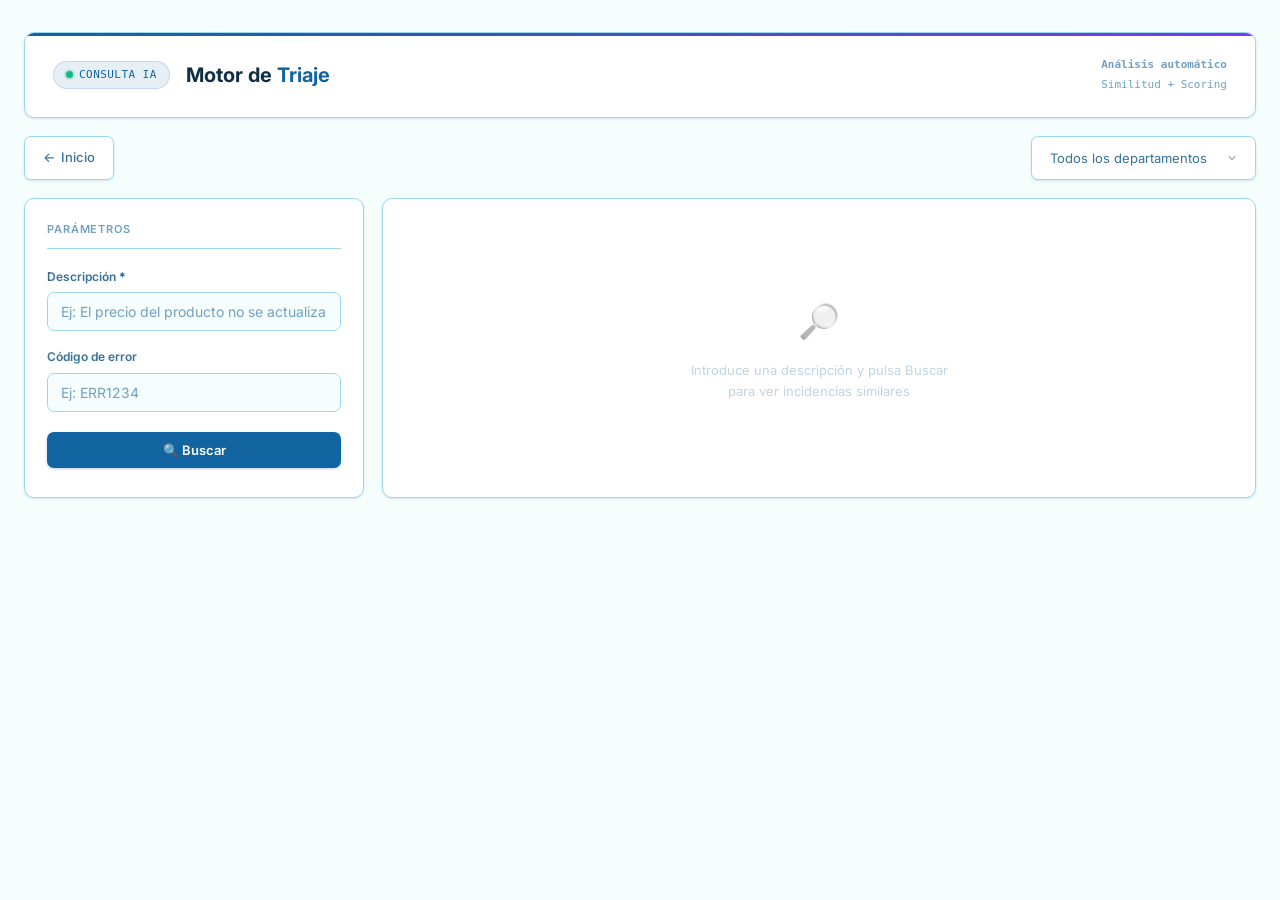
<file: frontend/consulta.html>
<!DOCTYPE html>
<html lang="es">
<head>
  <meta charset="UTF-8">
  <meta name="viewport" content="width=device-width, initial-scale=1.0">
  <title>Consulta Triaje — TriajeVN</title>
  <link rel="stylesheet" href="css/style.css">
  <link rel="stylesheet" href="css/trazas-tree.css">
  <link rel="stylesheet" href="css/documentacion.css">
</head>
<body>
<div class="app-container">
  <header class="app-header">
    <div class="header-inner">
      <span class="header-badge">Consulta IA</span>
      <h1>Motor de <span>Triaje</span></h1>
      <div class="header-meta"><div><b>Análisis automático</b></div><div>Similitud + Scoring</div></div>
    </div>
  </header>

  <div class="nav-bar">
    <a href="index.html" class="button-back">Inicio</a>
    <div class="nav-actions">
      <select id="departamentoSelect" class="button-like-select">
        <option value="">Todos los departamentos</option>
        <option value="Hub Activo">Hub Activo</option>
        <option value="Particulares">Particulares</option>
        <option value="Automatizacion">Automatizacion</option>
        <option value="Documentos">Documentos</option>
        <option value="Precios">Precios</option>
        <option value="Negocio">Negocio</option>
        <option value="CAU">CAU</option>
      </select>
    </div>
  </div>

  <div class="consulta-container">
    <!-- COLUMNA IZQUIERDA -->
    <div class="consulta-left">
      <div class="panel-title"><span>Parámetros</span></div>

      <label class="label-strong">Descripción <span class="required">*</span></label>
      <input type="text" id="descripcionInput" placeholder="Ej: El precio del producto no se actualiza" autocomplete="off" style="margin-bottom:16px">

      <label class="label-strong">Código de error</label>
      <input type="text" id="errorInput" placeholder="Ej: ERR1234" autocomplete="off" style="margin-bottom:16px">

      <div style="display:flex;gap:8px;margin-top:4px">
        <button id="buscarBtn" style="flex:1">🔍 Buscar</button>
        <button id="limpiarBtn" class="btn-limpiar hidden" title="Limpiar">✕</button>
      </div>

      <!-- RESULTADO -->
      <div class="resultado-box" id="resultadoBox" style="display:none">
        <strong>✦ Departamento Recomendado</strong>
        <p id="departamentoResultado"></p>
        <p id="confianzaResultado"></p>
        <div class="confidence-bar"><div class="confidence-fill" id="confidenceFill" style="width:0%"></div></div>

        <div class="triaje-confirm" id="triaje-confirm">
          <span class="triaje-label"><b>¿Es correcto?</b></span>
          <button class="btn-triaje-ok" id="btnTriajeOk">✓ Sí</button>
          <button class="btn-triaje-ko" id="btnTriajeKo">✗ No</button>
          <span class="triaje-feedback" id="triajeFeedback"></span>
        </div>
        <div id="correccionBox" class="hidden" style="margin-top:8px">
          <select id="deptoCorreccion" style="width:100%;margin-bottom:6px;height:36px;font-size:12px">
            <option value="">— Departamento correcto —</option>
            <option value="Hub Activo">Hub Activo</option>
            <option value="Particulares">Particulares</option>
            <option value="Automatizacion">Automatizacion</option>
            <option value="Documentos">Documentos</option>
            <option value="Precios">Precios</option>
            <option value="Negocio">Negocio</option>
            <option value="CAU">CAU</option>
          </select>
          <button id="btnEnviarCorreccion" style="width:100%;font-size:12px;padding:7px 0">Confirmar corrección</button>
        </div>
      </div>

      <!-- IA BOX -->
      <div class="ia-box" id="iaCard" style="display:none">
        <div class="ia-box-header">
          <strong>Análisis IA</strong>
          <button class="btn-ia-expand" id="btnIaExpand" title="Ver chat completo">↗</button>
        </div>
        <p id="iaExplanation"></p>
        <div id="iaQuestionBox" class="hidden">
          <input type="text" id="iaQuestionInput" placeholder="Pregunta sobre esta recomendación...">
          <button id="iaAskBtn">Enviar</button>
        </div>
      </div>
    </div>

    <!-- COLUMNA DERECHA -->
    <div class="consulta-right" id="listaResultados">
      <div class="empty-state">
        <div class="empty-icon">🔎</div>
        <div>Introduce una descripción y pulsa Buscar<br>para ver incidencias similares</div>
      </div>
    </div>
  </div>
</div>

<!-- MODAL CHAT IA -->
<div class="ia-overlay hidden" id="iaOverlay">
  <div class="ia-modal">
    <div class="ia-modal-header">
      <span>Chat IA — Análisis de incidencia</span>
      <button class="btn-modal-close" id="btnModalClose">✕</button>
    </div>
    <div class="ia-chat-messages" id="chatMessages"></div>
    <div class="ia-modal-input">
      <input type="text" id="modalInput" placeholder="Escribe tu pregunta...">
      <button id="modalSendBtn">Enviar</button>
    </div>
  </div>
</div>

<!-- MODAL TRAZAS XML -->
<div class="trazas-overlay hidden" id="trazasOverlay">
  <div class="trazas-modal">
    <div class="trazas-modal-header">
      <span>Visor de trazas</span>
      <span class="trazas-modal-id" id="trazasModalId"></span>
      <button class="btn-modal-close" id="btnTrazasClose">✕</button>
    </div>
    <div class="trazas-view-tabs">
      <button class="trazas-tab active" id="tabVisual" onclick="switchTab('visual')">🗂️ Visual</button>
      <button class="trazas-tab" id="tabPlano" onclick="switchTab('plano')">📄 Texto plano</button>
      <div class="trazas-tab-actions">
        <!-- Solo visible en tab Visual -->
        <button class="trazas-action-btn" id="btnExpandAll"   title="Expandir todo">➕</button>
        <button class="trazas-action-btn" id="btnCollapseAll" title="Colapsar todo">➖</button>
        <!-- Solo visible en tab Plano -->
        <button class="trazas-action-btn hidden" id="btnCopyPlano" title="Copiar al portapapeles">📋 Copiar</button>
      </div>
    </div>
    <div class="trazas-search-bar hidden" id="trazasSearchBar">
      <div class="trazas-search-inner">
        <span class="trazas-search-icon">🔍</span>
        <input
          type="text"
          id="trazasSearchInput"
          class="trazas-search-input"
          placeholder="Buscar campo o valor…"
          autocomplete="off"
          spellcheck="false"
        />
        <span class="trazas-search-count" id="trazasSearchCount"></span>
        <button class="trazas-search-clear hidden" id="trazasSearchClear" title="Limpiar búsqueda">🧹</button>
      </div>
    </div>
    <div class="trazas-body" id="trazasBody">
      <div class="trazas-loading"><span class="dots">Cargando trazas...</span></div>
    </div>
  </div>
</div>


<div id="toast" class="toast hidden"></div>

<!-- MODAL DOCUMENTACIÓN -->
<div id="docOverlay" class="hidden">
  <div class="doc-modal">
    <div class="doc-modal-header">
      <span>Documentación relacionada</span>
      <span class="doc-modal-id" id="docModalId"></span>
      <button class="btn-modal-close" id="btnDocClose">✕</button>
    </div>
    <div id="docBody">
      <div class="doc-estado">Buscando documentación…</div>
    </div>
  </div>
</div>


<script src="js/api.js"></script>
<script src="js/trazas.js"></script>
<script src="js/consulta.js"></script>
<script src="js/documentacion.js"></script>
</body>
</html>
</file>
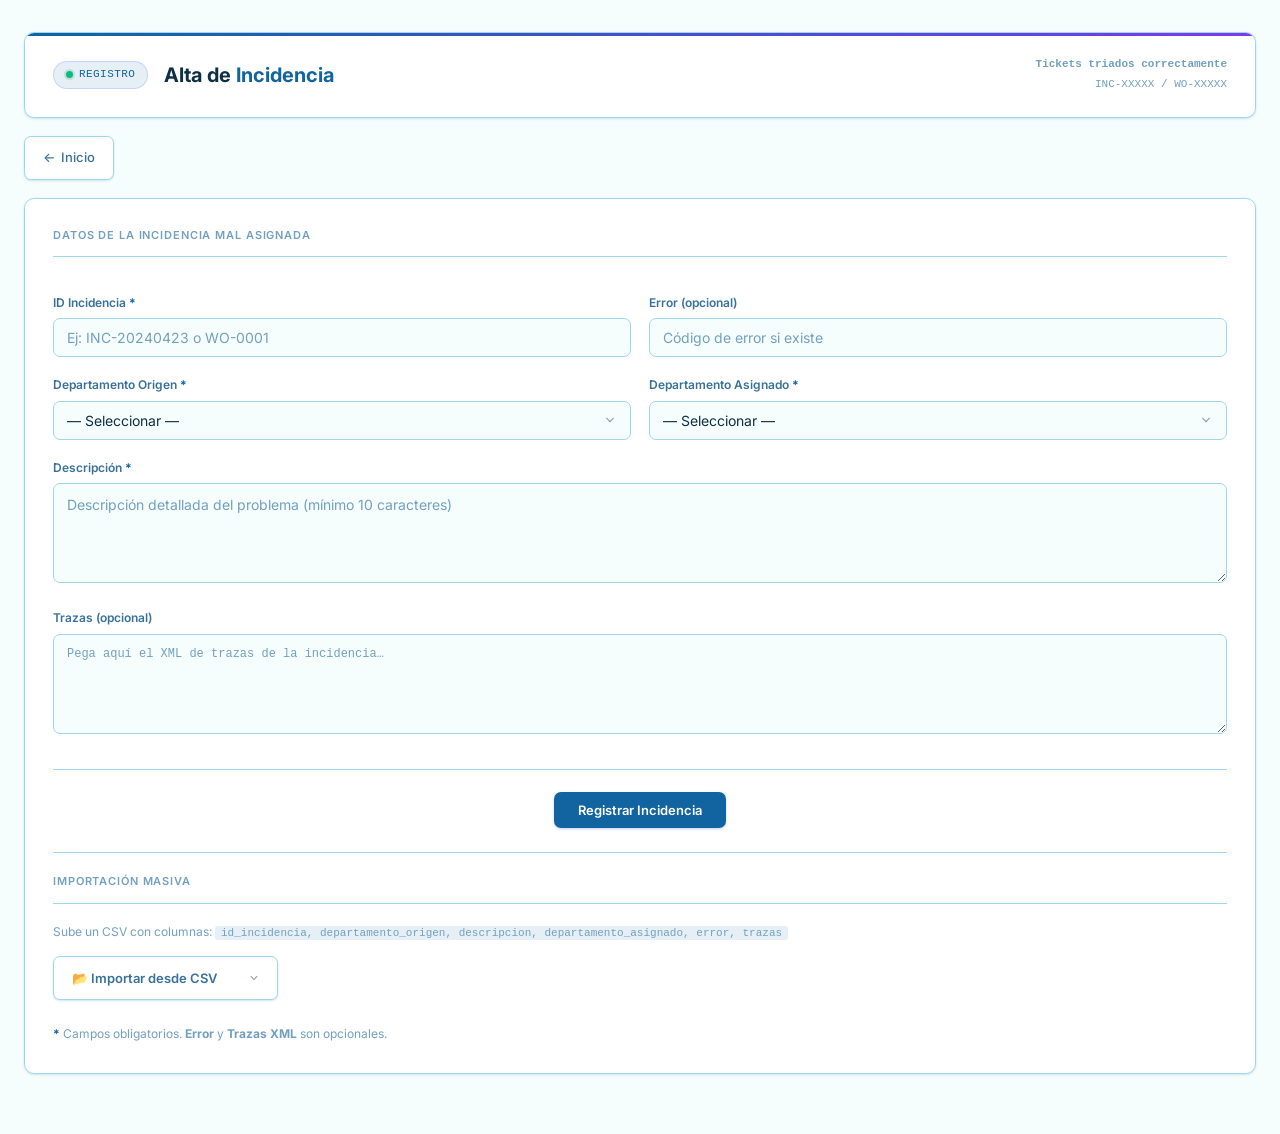
<file: frontend/registrar.html>
<!DOCTYPE html>
<html lang="es">
<head>
  <meta charset="UTF-8">
  <meta name="viewport" content="width=device-width, initial-scale=1.0">
  <title>Registrar Incidencia — TriajeVN</title>
  <link rel="stylesheet" href="css/style.css">
</head>
<body>
<div class="app-container">
  <header class="app-header">
    <div class="header-inner">
      <span class="header-badge">Registro</span>
      <h1>Alta de <span>Incidencia</span></h1>
      <div class="header-meta"><div><b>Tickets triados correctamente</b></div><div>INC-XXXXX / WO-XXXXX</div></div>
    </div>
  </header>

  <div class="nav-bar"><a href="index.html" class="button-back">Inicio</a></div>

  <div class="form-box">
    <div class="form-section-title">Datos de la incidencia mal asignada</div>
    <div class="form-grid">
      <div class="form-field">
        <label>ID Incidencia <span class="required">*</span></label>
        <input type="text" id="idIncidencia" placeholder="Ej: INC-20240423 o WO-0001">
      </div>
      <div class="form-field">
        <label>Error <span class="form-hint">(opcional)</span></label>
        <input type="text" id="errorInput" placeholder="Código de error si existe">
      </div>
      <div class="form-field">
        <label>Departamento Origen <span class="required">*</span></label>
        <select id="deptoOrigen">
          <option value="">— Seleccionar —</option>
          <option value="Hub Activo">Hub Activo</option>
          <option value="Particulares">Particulares</option>
          <option value="Automatizacion">Automatizacion</option>
          <option value="Documentos">Documentos</option>
          <option value="Precios">Precios</option>
          <option value="Negocio">Negocio</option>
          <option value="CAU">CAU</option>
        </select>
      </div>
      <div class="form-field">
        <label>Departamento Asignado <span class="required">*</span></label>
        <select id="deptoAsignado">
          <option value="">— Seleccionar —</option>
          <option value="Hub Activo">Hub Activo</option>
          <option value="Particulares">Particulares</option>
          <option value="Automatizacion">Automatizacion</option>
          <option value="Documentos">Documentos</option>
          <option value="Precios">Precios</option>
          <option value="Negocio">Negocio</option>
          <option value="CAU">CAU</option>
        </select>
      </div>
      <div class="form-field full">
        <label>Descripción <span class="required">*</span></label>
        <textarea id="descripcionInput" placeholder="Descripción detallada del problema (mínimo 10 caracteres)"></textarea>
      </div>
      <div class="form-field full">
        <label>Trazas <span class="form-hint">(opcional)</span></label>
        <textarea id="trazasInput" placeholder="Pega aquí el XML de trazas de la incidencia…" style="min-height:90px;font-family:var(--font-mono);font-size:12px"></textarea>
      </div>
    </div>

    <div id="mensajeBox" class="hidden"></div>
    <div class="form-actions">
      <button type="button" id="registrarBtn">Registrar Incidencia</button>
    </div>

    <div class="import-section">
      <div class="form-section-title" style="margin-top:0">Importación masiva</div>
      <p class="form-note" style="margin-top:0;margin-bottom:14px">
        Sube un CSV con columnas:
        <code style="font-family:var(--font-mono);background:var(--accent-dim);padding:1px 6px;border-radius:3px;font-size:11px">id_incidencia, departamento_origen, descripcion, departamento_asignado, error, trazas</code>
      </p>
      <label for="csvFileInput" class="button-like-select" style="display:inline-flex;align-items:center;gap:8px;cursor:pointer;width:auto">
        📂 Importar desde CSV
      </label>
      <input type="file" id="csvFileInput" accept=".csv" style="display:none">
      <div id="importResult" class="hidden" style="margin-top:10px;padding:10px 14px;border-radius:var(--radius-sm);font-size:12px;font-family:var(--font-mono)"></div>
    </div>

    <p class="form-note">
      <span class="required">*</span> Campos obligatorios. <strong>Error</strong> y <strong>Trazas XML</strong> son opcionales.
    </p>
  </div>
</div>

<script src="js/api.js"></script>
<script src="js/registrar.js"></script>
</body>
</html>
</file>
<file: frontend/css/style.css>
@import url('https://fonts.googleapis.com/css2?family=Inter:wght@300;400;500;600;700&display=swap');


:root {
  /* BACKGROUNDS */
  --bg:            #f6fefd;
  --surface:       #ffffff;
  --surface-2:     #ffffff;

  /* BORDERS */
  --border:        #9dd8ed;
  --border-bright: #72a0c0;

  /* PRIMARY / ACCENT */
  --accent:        #1164a0;
  --accent-dim:    rgba(17, 100, 160, 0.102);
  --accent-glow:   #1164a040;
  --result-hover-bg: #eafaff;
  --result-hover-border: rgba(17,100,160,.24);
  --select-option-bg: #ffffff;
  --skeleton-bg-1: #f0f3f5;
  --skeleton-bg-2: #e6ebef;

  /* STATUS COLORS */
  --green:         #10b981;
  --green-dim:     rgba(16,185,129,.12);

  --amber:         #f59e0b;
  --amber-dim:     rgba(245,158,11,.12);

  --red:           #ef4444;
  --red-dim:       rgba(239,68,68,.12);

  /* TEXT */
  --text-primary:  #0f2f44;
  --text-secondary:#38729a;
  --text-muted:    #72a0c0;

  /* TYPOGRAPHY */
  --font-display:  'Inter', system-ui, sans-serif;
  --font-mono:     ui-monospace, 'Cascadia Code', monospace;

  /* UI */
  --radius:        10px;
  --radius-sm:     7px;
  --transition:    .18s ease;

  /* SHADOWS */
  --shadow-sm:     0 1px 3px rgba(17,100,160,.12),
                   0 1px 2px rgba(17,100,160,.06);
  --shadow-md:     0 6px 18px rgba(17,100,160,.18),
                   0 3px 8px rgba(17,100,160,.12);
}


*,*::before,*::after{box-sizing:border-box;margin:0;padding:0}
html{scroll-behavior:smooth}
body{font-family:var(--font-display);background:var(--bg);color:var(--text-primary);min-height:100vh;line-height:1.6;-webkit-font-smoothing:antialiased}

.app-container{max-width:1440px;margin:0 auto;padding:32px 24px 60px}

/* HEADER */
.app-header{padding:22px 28px;background:var(--surface);border:1px solid var(--border);border-radius:var(--radius);box-shadow:var(--shadow-sm);position:relative;overflow:hidden}
.app-header::before{content:'';position:absolute;top:0;left:0;right:0;height:3px;background:linear-gradient(90deg,var(--accent) 0%,#7c3aed 100%)}
.header-inner{display:flex;align-items:center;gap:16px;flex-wrap:wrap}
.header-badge{display:inline-flex;align-items:center;gap:6px;font-family:var(--font-mono);font-size:11px;font-weight:500;color:var(--accent);background:var(--accent-dim);border:1px solid rgba(37,99,235,.18);padding:4px 12px;border-radius:999px;letter-spacing:.04em;text-transform:uppercase}
.header-badge::before{content:'';width:7px;height:7px;background:#10b981;border-radius:50%;box-shadow:0 0 0 2px rgba(16,185,129,.2);animation:pulse 2s ease-in-out infinite}
@keyframes pulse{0%,100%{box-shadow:0 0 0 2px rgba(16,185,129,.2)}50%{box-shadow:0 0 0 5px rgba(16,185,129,.08)}}
.app-header h1{font-size:clamp(15px,2vw,20px);font-weight:700;color:var(--text-primary);line-height:1.2;flex:1}
.app-header h1 span{color:var(--accent)}
.header-meta{margin-left:auto;text-align:right;font-family:var(--font-mono);font-size:11px;color:var(--text-muted);line-height:1.8}

/* NAV */
.nav-bar{margin:18px 0;display:flex;align-items:center;gap:10px;justify-content:flex-start;width:100%}
.nav-actions{display:flex;align-items:center;gap:10px;margin-left:auto}
.button-back{display:inline-flex;align-items:center;gap:6px;padding:10px 18px;height:44px;background:var(--surface);border:1px solid var(--border);border-radius:var(--radius-sm);color:var(--text-secondary);font-family:var(--font-display);font-size:13px;font-weight:500;text-decoration:none;transition:all var(--transition);box-shadow:var(--shadow-sm)}
.button-back::before{content:"←";font-size:13px}
.button-back:hover{border-color:var(--accent);color:var(--accent);background:var(--accent-dim);transform:translateX(-2px)}
.button-like-select{min-width:225px;padding:0 18px;height:44px;font-size:13px;font-family:var(--font-display);color:var(--text-secondary);background:var(--surface);border:1px solid var(--border);border-radius:var(--radius-sm);box-shadow:var(--shadow-sm);cursor:pointer;appearance:none;background-image:url("data:image/svg+xml,%3Csvg xmlns='http://www.w3.org/2000/svg' fill='%239ca3af' viewBox='0 0 20 20'%3E%3Cpath d='M5.23 7.21a.75.75 0 011.06.02L10 11.086l3.71-3.856a.75.75 0 111.08 1.04l-4.25 4.42a.75.75 0 01-1.08 0l-4.25-4.42a.75.75 0 01.02-1.06z'/%3E%3C/svg%3E");background-repeat:no-repeat;background-position:right 16px center;background-size:14px;}
.button-like-select:hover{border-color:var(--accent);}
.button-like-select:focus{border-color:var(--accent);box-shadow:0 0 0 3px rgba(37,99,235,.12);outline:none}

/* CARDS */
.card-container{display:grid;grid-template-columns:1fr 1fr;gap:16px;margin-top:24px}
.card{position:relative;display:flex;flex-direction:column;align-items:flex-start;padding:28px 24px;background:var(--surface);border:1px solid var(--border);border-radius:var(--radius);text-decoration:none;color:var(--text-primary);transition:all var(--transition);box-shadow:var(--shadow-sm)}
.card:hover{border-color:var(--accent);transform:translateY(-3px);box-shadow:var(--shadow-md)}
.card-icon{width:48px;height:48px;display:flex;align-items:center;justify-content:center;background:var(--accent-dim);border:1px solid rgba(37,99,235,.15);border-radius:var(--radius-sm);font-size:22px;margin-bottom:16px}
.card h2{font-size:17px;font-weight:600;color:var(--text-primary);line-height:1.25;margin-bottom:8px}
.card p{font-size:13px;color:var(--text-secondary);line-height:1.6}
.card-arrow{position:absolute;bottom:24px;right:24px;font-size:18px;color:var(--text-muted);transition:all var(--transition)}
.card:hover .card-arrow{color:var(--accent);transform:translate(2px,-2px)}
#bbdd-card{grid-column:1/-1;flex-direction:row;align-items:center;gap:20px;padding:24px 28px}
#bbdd-card .card-icon{width:56px;height:56px;font-size:26px;margin-bottom:0;flex-shrink:0}
#bbdd-card .card-arrow{position:static;margin-left:auto;font-size:20px}

.card-compact { text-decoration: none; margin-top: 20px; padding: 12px 20px; display: flex; align-items: center; gap: 12px; background: var(--surface); border: 1px solid var(--border); border-radius: var(--radius); color: var(--text-primary); box-shadow: var(--shadow-sm); transition: border-color .2s, box-shadow var(--transition), transform var(--transition); cursor: pointer; }

/* Hover elegante, sin exagerar */
.card-compact:hover { border-color:var(--accent); transform:translateY(-2px); box-shadow:var(--shadow-md) }

/* Active sutil (click) */
.card-compact:active { transform: translateY(0); box-shadow: var(--shadow-sm); }
.card-compact-icon { width: 36px; height: 36px; display: flex; align-items: center; justify-content: center; background: var(--accent-dim); border: 1px solid rgba(37,99,235,.15); border-radius: var(--radius-sm); font-size: 18px;          /* ✅ emoji legible sin inflar la card */ flex-shrink: 0;           /* ✅ no se aplasta en horizontal */ }

/* FORM */
.form-box{background:var(--surface);border:1px solid var(--border);border-radius:var(--radius);padding:28px;margin-top:18px;box-shadow:var(--shadow-sm)}
.form-section-title{font-size:11px;font-weight:600;letter-spacing:.08em;text-transform:uppercase;color:var(--text-muted);margin-bottom:18px;padding-bottom:12px;border-bottom:1px solid var(--border)}
.form-grid{display:grid;grid-template-columns:1fr 1fr;gap:0 18px}
.form-field{margin-top:18px}
.form-field.full{grid-column:1/-1}
label,.label-strong{display:block;margin-bottom:6px;font-size:12px;font-weight:600;color:var(--text-secondary)}
input[type="text"],textarea,select{width:100%;padding:10px 13px;font-size:14px;font-family:var(--font-display);color:var(--text-primary);background:var(--bg);border:1px solid var(--border);border-radius:var(--radius-sm);transition:all var(--transition);outline:none;appearance:none;-webkit-appearance:none}
input[type="text"]::placeholder,textarea::placeholder{color:var(--text-muted)}
input[type="text"]:focus,textarea:focus,select:focus{border-color:var(--accent);box-shadow:0 0 0 3px rgba(37,99,235,.12);background:var(--surface)}
textarea{height:100px;resize:vertical;line-height:1.6}
select{background-image:url("data:image/svg+xml,%3Csvg xmlns='http://www.w3.org/2000/svg' fill='%239ca3af' viewBox='0 0 20 20'%3E%3Cpath d='M5.23 7.21a.75.75 0 011.06.02L10 11.086l3.71-3.856a.75.75 0 111.08 1.04l-4.25 4.42a.75.75 0 01-1.08 0l-4.25-4.42a.75.75 0 01.02-1.06z'/%3E%3C/svg%3E");background-repeat:no-repeat;background-position:right 12px center;background-size:16px;padding-right:36px;cursor:pointer}
select option{background:var(--select-option-bg);color:var(--text-primary)}

/* BOTONES */
button{display:inline-flex;align-items:center;justify-content:center;gap:7px;padding:10px 24px;font-family:var(--font-display);font-size:13px;font-weight:600;color:#fff;background:var(--accent);border:none;border-radius:var(--radius-sm);cursor:pointer;transition:all var(--transition);box-shadow:0 1px 3px rgba(37,99,235,.3)}
button:hover{background:#4ebad4;color:rgb(7, 43, 68);box-shadow:0 4px 14px rgba(37,99,235,.35);transform:translateY(-1px)}
button:active{transform:translateY(0);box-shadow:none}
button:disabled{opacity:.5;cursor:not-allowed;transform:none;box-shadow:none}
.form-actions{text-align:center;margin-top:28px;padding-top:22px;border-top:1px solid var(--border)}
button.ready { animation: readyPulse .25s ease; }
@keyframes readyPulse { from { box-shadow: 0 0 0 rgba(17,100,160,0); } to   { box-shadow: 0 0 6px rgba(17,100,160,.35); } }


/* CONSULTA */
.consulta-container{display:grid;grid-template-columns:340px 1fr;gap:18px;margin-top:18px;align-items:flex-start}
.consulta-left,.consulta-right{min-height:300px}
.consulta-left{background:var(--surface);border:1px solid var(--border);border-radius:var(--radius);padding:22px;position:sticky;top:18px;box-shadow:var(--shadow-sm);max-height:calc(100vh - 36px);overflow-y:visible;overflow-x:hidden;}
.panel-title{font-size:11px;font-weight:600;letter-spacing:.08em;text-transform:uppercase;color:var(--text-muted);margin-bottom:18px;padding-bottom:10px;border-bottom:1px solid var(--border);display:flex;align-items:center;justify-content:space-between}
.consulta-right{background:var(--surface);border:1px solid var(--border);border-radius:var(--radius);padding:22px;min-height:300px;box-shadow:var(--shadow-sm);position:relative}
.consulta-right .empty-state{position:absolute;inset:0;display:flex;flex-direction:column;align-items:center;justify-content:center;gap:12px;opacity:.45;font-size:13px;color:var(--text-muted);text-align:center;padding:22px}
.consulta-right .empty-state .empty-icon{font-size:34px;filter:grayscale(1)}
.consulta-right { transition: opacity .2s ease; }


.resultado-box{ margin-top:16px; padding:16px; border-radius:var(--radius-sm); background:rgba(16,185,129,.12); border:1px solid rgba(16,185,129,.2); opacity:0; transform:translateY(6px); transition:.25s ease; }
.resultado-box.show{ opacity:1; transform:none; }

@keyframes fadeUp{from{opacity:0;transform:translateY(6px)}to{opacity:1;transform:translateY(0)}}
.resultado-box strong{display:block;font-size:10px;font-weight:700;letter-spacing:.1em;text-transform:uppercase;color:#10b981;margin-bottom:8px}
#departamentoResultado{font-size:20px;font-weight:700;color:#10b981;margin:0 !important}
#confianzaResultado{font-family:var(--font-mono);font-size:12px;color:rgba(16,185,129,.7);margin-top:5px !important}
.confidence-bar{height:4px;background:rgba(16,185,129,.12);border-radius:999px;margin-top:10px;overflow:hidden}
.confidence-fill{height:100%;background:#10b981;border-radius:999px;transition:width .7s cubic-bezier(.4,0,.2,1)}

/* IA BOX */
.ia-box{margin-top:12px;padding:16px;border-radius:var(--radius-sm);background:var(--accent-dim);border:1px solid rgba(37,99,235,.15);cursor:pointer;transition:all var(--transition);animation:fadeUp .25s ease .1s both}
.ia-box:hover{border-color:rgba(37,99,235,.3);box-shadow:0 2px 8px rgba(37,99,235,.08)}
.ia-box strong{display:flex;align-items:center;gap:8px;font-size:11px;font-weight:600;letter-spacing:.08em;text-transform:uppercase;color:var(--accent);margin-bottom:8px}
.ia-box strong::after{content:'▾';margin-left:auto;font-size:13px;opacity:.6}
#iaExplanation{font-size:13px;color:var(--text-secondary);line-height:1.6}
#iaQuestionBox{margin-top:12px;padding-top:12px;border-top:1px solid rgba(37,99,235,.1);display:flex;gap:8px}
#iaQuestionBox input{flex:1;padding:8px 11px;font-size:13px;margin-bottom:0}
#iaQuestionBox button{padding:8px 14px;font-size:12px;border-radius:var(--radius-sm);flex-shrink:0}
.ia-box.new { outline: 2px solid rgba(17,100,160,.25); }


/* RESULTADOS */
.results-header{font-size:11px;font-weight:600;letter-spacing:.08em;text-transform:uppercase;color:var(--text-muted);margin-bottom:14px;padding-bottom:10px;border-bottom:1px solid var(--border);display:flex;align-items:center;justify-content:space-between}
.result-card{background:var(--surface-2);border:1px solid var(--border);border-radius:var(--radius-sm);padding:13px 15px;margin-bottom:8px;transition:all var(--transition);animation:fadeUp .25s ease both}
.result-card:hover{border-color:var(--result-hover-border);background:var(--result-hover-bg);box-shadow:var(--shadow-sm)}
.result-card-header{display:flex;align-items:center;justify-content:space-between;margin-bottom:6px}
.result-id{font-family:var(--font-mono);font-size:12px;font-weight:600;color:var(--text-primary)}
.score-badge{font-family:var(--font-mono);font-size:11px;padding:2px 9px;border-radius:999px;font-weight:600}
.score-high{background:rgba(5,150,105,.1);color:var(--green);border:1px solid rgba(5,150,105,.2)}
.score-mid{background:rgba(37,99,235,.08);color:var(--accent);border:1px solid rgba(37,99,235,.15)}
.score-low{background:#f3f4f6;color:var(--text-muted);border:1px solid var(--border)}
.result-desc{font-size:13px;color:var(--text-secondary);line-height:1.5;margin-bottom:7px}
.result-depto{font-family:var(--font-mono);font-size:11px;color:var(--text-muted);display:flex;align-items:center;gap:5px}
.result-depto::before{content:'→';color:var(--accent)}

mark{background:#00bbff41; border-radius: 3px; padding: 1px }

/* MENSAJES */
#mensajeBox{margin-top:18px;padding:12px 16px;border-radius:var(--radius-sm);font-size:13px;animation:fadeUp .25s ease}
.msg-exito{background:rgba(16,185,129,.12);border:1px solid rgba(16,185,129,.25);color:#10b981}
.msg-error{background:rgba(239,68,68,.12);border:1px solid rgba(239,68,68,.25);color:#ef4444}
.msg-validacion{background:rgba(245,158,11,.12);border:1px solid rgba(245,158,11,.25);color:#f59e0b}
.required{color:var(--accent);font-weight:700}
.form-note{margin-top:18px;font-size:12px;color:var(--text-muted);line-height:1.7}
.hidden{display:none !important}

/* FOOTER */
.app-footer{margin-top:40px;padding-top:18px;border-top:1px solid var(--border);display:flex;align-items:center;justify-content:space-between;font-size:12px;color:var(--text-muted)}
.footer-dot{width:7px;height:7px;background:#10b981;border-radius:50%;display:inline-block;margin-right:8px;box-shadow:0 0 0 2px rgba(16,185,129,.2)}

/* RESPONSIVE */
@media(max-width:768px){.card-container{grid-template-columns:1fr}.consulta-container{grid-template-columns:1fr}.consulta-left{position:static}.form-grid{grid-template-columns:1fr}.header-meta{display:none}.app-container{padding:16px 14px 40px}#bbdd-card{flex-direction:column;align-items:flex-start}#bbdd-card .card-arrow{margin-left:0;margin-top:10px}}
::-webkit-scrollbar{width:5px}::-webkit-scrollbar-track{background:var(--bg)}::-webkit-scrollbar-thumb{background:var(--border-bright);border-radius:999px}
/* ═══════════════════════════════════════════════════════
   NUEVAS FEATURES v2
   ═══════════════════════════════════════════════════════ */

/* ── IA BOX: header con botón expand ─────────────────── */
.ia-box-header{display:flex;align-items:center;justify-content:space-between;margin-bottom:8px}
.ia-box-header strong { display: flex; align-items: center; gap: 8px; font-size: 11px; font-weight: 600; letter-spacing: .08em; text-transform: uppercase; color: var(--accent); margin: 0 !important; padding: 0 !important; height: 24px; line-height: 1 !important; }
.ia-box-header strong::after{content:'▾';font-size:13px;opacity:.6;margin-left:4px}
.btn-ia-expand{width:24px;height:24px;padding:0;border-radius:5px;background:rgba(17,100,160,.12);border:1px solid rgba(17,100,160,.2);color:var(--accent);font-size:13px;display:flex;align-items:center;justify-content:center;cursor:pointer;transition:all var(--transition);flex-shrink:0;box-shadow:none;transform:none !important;}
.btn-ia-expand:hover{background:var(--accent);color:#fff;box-shadow:none;transform:none !important}

/* ── MODAL CHAT IA ────────────────────────────────────── */
.ia-overlay{position:fixed;inset:0;background:rgba(10,30,50,.5);backdrop-filter:blur(4px);z-index:200;display:flex;align-items:center;justify-content:center;animation:fadeIn .18s ease}
@keyframes fadeIn{from{opacity:0}to{opacity:1}}
.ia-modal{width:min(560px,94vw);max-height:82vh;background:var(--surface);border:1px solid var(--border);border-radius:var(--radius);box-shadow:var(--shadow-md);display:flex;flex-direction:column;animation:slideUp .2s ease}
@keyframes slideUp{from{opacity:0;transform:translateY(14px)}to{opacity:1;transform:translateY(0)}}
.ia-modal-header{padding:13px 16px;border-bottom:1px solid var(--border);display:flex;align-items:center;gap:10px}
.ia-modal-header span{font-size:11px;font-weight:600;letter-spacing:.08em;text-transform:uppercase;color:var(--accent);flex:1}
.btn-modal-close{width:26px;height:26px;padding:0;border-radius:6px;background:var(--surface-2);border:1px solid var(--border);color:var(--text-muted);font-size:14px;display:flex;align-items:center;justify-content:center;cursor:pointer;transition:all var(--transition);box-shadow:none;transform:none !important}
.btn-modal-close:hover{background:var(--red-dim);border-color:var(--red);color:var(--red);transform:none !important;box-shadow:none}
.ia-chat-messages{flex:1;overflow-y:auto;padding:14px 16px;display:flex;flex-direction:column;gap:8px;min-height:120px}
.chat-bubble{max-width:86%;padding:8px 12px;border-radius:10px;font-size:13px;line-height:1.55}
.chat-bubble.user{align-self:flex-end;background:var(--accent);color:#fff;border-bottom-right-radius:3px}
.chat-bubble.assistant{align-self:flex-start;background:var(--surface-2);color:var(--text-primary);border:1px solid var(--border);border-bottom-left-radius:3px}
.chat-bubble.system{align-self:center;background:var(--accent-dim);color:var(--accent);border:1px solid rgba(17,100,160,.15);font-size:11px;font-family:var(--font-mono);border-radius:999px;padding:3px 11px}
.chat-typing{opacity:.5;font-style:italic}
.ia-modal-input{padding:10px 12px;border-top:1px solid var(--border);display:flex;gap:8px}
.ia-modal-input input{flex:1;margin-bottom:0}
.ia-modal-input button{flex-shrink:0;padding:8px 16px;font-size:12px}

/* ── CONFIRMACIÓN TRIAJE ──────────────────────────────── */
.triaje-confirm{display:flex;align-items:center;gap:7px;margin-top:11px;padding-top:10px;border-top:1px solid rgba(16,185,129,.2);flex-wrap:wrap}
.triaje-label{font-size:11px;color:var(--text-muted);font-family:var(--font-mono)}
.btn-triaje-ok,.btn-triaje-ko{padding:3px 11px;font-size:11px;font-weight:600;border-radius:5px;border:none;cursor:pointer;transition:all var(--transition);box-shadow:none;transform:none !important}
.btn-triaje-ok{background:rgba(16,185,129,.14);color:#10b981;border:1px solid rgba(16,185,129,.3)}
.btn-triaje-ok:hover{background:#10b981;color:#fff;transform:none !important;box-shadow:none}
.btn-triaje-ko{background:rgba(239,68,68,.1);color:#ef4444;border:1px solid rgba(239,68,68,.25)}
.btn-triaje-ko:hover{background:#ef4444;color:#fff;transform:none !important;box-shadow:none}
.btn-triaje-ok:disabled,.btn-triaje-ko:disabled{opacity:.35;cursor:not-allowed}
.triaje-feedback{font-size:11px;font-family:var(--font-mono);color:var(--text-muted)}

/* ── HISTORIAL ────────────────────────────────────────── */
.hist-box{background:var(--surface);border:1px solid var(--border);border-radius:var(--radius);box-shadow:var(--shadow-sm);margin-top:18px;overflow:hidden}
.hist-toolbar{padding:12px 16px;display:flex;align-items:center;gap:10px;border-bottom:1px solid var(--border);flex-wrap:wrap}
.hist-pagination{padding:10px 16px;display:flex;align-items:center;gap:8px;border-top:1px solid var(--border)}
.btn-export-link{display:inline-flex;align-items:center;gap:6px;padding:8px 16px;height:40px;background:var(--green-dim);border:1px solid rgba(16,185,129,.3);border-radius:var(--radius-sm);color:var(--green);font-size:12px;font-weight:600;text-decoration:none;transition:all var(--transition)}
.btn-export-link:hover{background:var(--green);color:#fff}
.btn-page{padding:6px 14px;font-size:12px;background:var(--surface);color:var(--text-secondary);border:1px solid var(--border);box-shadow:none}
.btn-page:hover{background:var(--accent-dim);border-color:var(--accent);color:var(--accent);transform:none;box-shadow:none}
.btn-page:disabled{opacity:.3;cursor:not-allowed;transform:none}
.hist-table{width:100%;border-collapse:collapse}
.hist-table thead tr{background:var(--surface-2)}
.hist-table th{padding:9px 13px;font-size:11px;font-weight:600;letter-spacing:.06em;text-transform:uppercase;color:var(--text-muted);text-align:left;border-bottom:1px solid var(--border)}
.hist-table td{padding:9px 13px;font-size:12px;color:var(--text-secondary);border-bottom:1px solid var(--border);vertical-align:middle}
.hist-table tr:last-child td{border-bottom:none}
.hist-table tr:hover td{background:rgba(17,100,160,.03)}
.td-mono{font-family:var(--font-mono)}
.td-bold{font-weight:600;color:var(--text-primary)}
.td-muted{color:var(--text-muted)}
.td-desc{max-width:240px;white-space:nowrap;overflow:hidden;text-overflow:ellipsis}
.tbl-empty{text-align:center;padding:32px;color:var(--text-muted);font-size:13px}
.badge-depto{display:inline-block;padding:2px 8px;border-radius:999px;font-size:10px;font-weight:600;background:var(--accent-dim);color:var(--accent);border:1px solid rgba(17,100,160,.15);font-family:var(--font-mono)}
.badge-asig{background:rgba(16,185,129,.1);color:var(--green);border-color:rgba(16,185,129,.2)}
.btn-delete{padding:3px 10px;font-size:11px;font-weight:600;background:rgba(239,68,68,.1);color:#ef4444;border:1px solid rgba(239,68,68,.2);border-radius:var(--radius-sm);cursor:pointer;transition:all var(--transition);box-shadow:none;transform:none !important}
.btn-delete:hover{background:#ef4444;color:#fff;transform:none !important;box-shadow:none}

/* ── DASHBOARD ────────────────────────────────────────── */
.dash-kpis{display:grid;grid-template-columns:repeat(4,1fr);gap:12px;margin-top:20px}
.dash-kpi{background:var(--surface);border:1px solid var(--border);border-radius:var(--radius);padding:18px 20px;box-shadow:var(--shadow-sm)}
.dash-kpi-label{font-size:11px;font-weight:600;letter-spacing:.07em;text-transform:uppercase;color:var(--text-muted);margin-bottom:8px}
.dash-kpi-val{font-size:30px;font-weight:700;color:var(--accent);font-family:var(--font-mono);line-height:1}
.dash-charts-row{display:grid;grid-template-columns:1fr 1fr;gap:14px;margin-top:16px}
.dash-chart-box{background:var(--surface);border:1px solid var(--border);border-radius:var(--radius);padding:18px 20px;box-shadow:var(--shadow-sm)}
.dash-chart-title{font-size:11px;font-weight:600;letter-spacing:.07em;text-transform:uppercase;color:var(--text-muted);margin-bottom:14px}
.dash-empty{font-size:12px;color:var(--text-muted);text-align:center;padding:16px 0}
.bar-row{display:flex;align-items:center;gap:8px;margin-bottom:7px}
.bar-label{font-size:11px;color:var(--text-secondary);width:100px;flex-shrink:0;white-space:nowrap;overflow:hidden;text-overflow:ellipsis;font-family:var(--font-mono)}
.bar-track{flex:1;height:7px;background:var(--surface-2);border-radius:999px;overflow:hidden;border:1px solid var(--border)}
.bar-fill{height:100%;border-radius:999px;transition:width .5s ease}
.bar-cnt{font-size:11px;font-family:var(--font-mono);color:var(--text-muted);width:26px;text-align:right}
.flujo-row{display:flex;align-items:center;gap:6px;padding:5px 0;border-bottom:1px solid var(--border);font-size:12px}
.flujo-row:last-child{border-bottom:none}
.flujo-badge{font-family:var(--font-mono);font-size:10px;padding:2px 8px;border-radius:999px;background:var(--accent-dim);color:var(--accent);border:1px solid rgba(17,100,160,.15);white-space:nowrap}
.flujo-badge-dest{background:rgba(16,185,129,.1);color:var(--green);border-color:rgba(16,185,129,.2)}
.flujo-arrow{color:var(--text-muted);font-size:11px}
.flujo-cnt{margin-left:auto;font-family:var(--font-mono);font-size:11px;color:var(--text-muted)}
.evol-wrap{display:flex;align-items:flex-end;gap:2px;height:64px;margin-top:4px}
.evol-bar{flex:1;background:var(--accent);border-radius:3px 3px 0 0;min-height:2px;transition:height .4s ease;cursor:default;opacity:.8}
.evol-bar:hover{opacity:1}

/* ── IMPORTAR CSV (registrar) ─────────────────────────── */
.import-section{margin-top:24px;padding-top:20px;border-top:1px solid var(--border)}

/* FORCE*/
/* Forzar alineación perfecta del header de IA */
.ia-box-header strong { margin: 0 !important; line-height: normal !important; }
.btn-ia-expand { margin: 0 !important; }

.consulta-left { overflow-y: auto !important; overflow-x: hidden !important; }
/* ── TOAST ───────────────────────────── */
.toast{ position: fixed; bottom: 20px; right: 20px; background: #0f2f44; color: #fff; padding: 10px 16px; border-radius: 8px; font-size: 13px; box-shadow: 0 6px 20px rgba(0,0,0,.18), 0 0 0 1px rgba(250,128,114,.35); /* ✅ BORDE SALMÓN SUAVE */ border-left: 4px solid #fa8072;    /* ✅ TOQUE BONITO */ opacity: 0; transform: translateY(10px); transition: .25s ease; z-index: 999; }
.toast.show{ opacity: 1; transform: translateY(0); }
.dots{ display: inline-block; animation: blink 1.4s infinite both; }
@keyframes blink{ 0%{opacity:.2} 20%{opacity:1} 100%{opacity:.2} }

/* ── SKELETON LOADER ─────────────────── */
.skeleton{ height: 64px; border-radius: 8px; background: linear-gradient( 90deg, var(--skeleton-bg-1) 25%, var(--skeleton-bg-2) 37%, var(--skeleton-bg-1) 63% ); background-size: 400% 100%; animation: skeleton 1.6s ease infinite, breathe 2s ease-in-out infinite; margin-bottom: 10px; }
@keyframes skeleton{ 0%{background-position:100% 0} 100%{background-position:-100% 0} }

/* ── RESPONSIVE nuevas páginas ────────────────────────── */
@media(max-width:768px){ .dash-kpis{grid-template-columns:1fr 1fr} .dash-charts-row{grid-template-columns:1fr} }

/*--*/
.results-count-badge { font-family: var(--font-mono); font-size: 11px; padding: 2px 10px; background: var(--accent-dim); color: var(--accent); border: 1px solid rgba(17,100,160,.2); border-radius: 999px; font-weight: 600; }
.result-id { cursor: pointer; transition: color var(--transition); }
.result-id:hover { color: var(--accent); text-decoration: underline dotted; }

.score-filter-bar { display: flex; gap: 6px; margin-bottom: 12px; flex-wrap: wrap; }
.score-filter-btn { padding: 4px 13px; font-size: 11px; font-weight: 600; border-radius: 999px; border: 1px solid var(--border); background: var(--surface); color: var(--text-muted); cursor: pointer; box-shadow: none; transform: none !important; transition: all var(--transition); }
.score-filter-btn:hover, .score-filter-btn.active { background: var(--accent-dim); border-color: var(--accent); color: var(--accent); box-shadow: none; transform: none !important; }

.btn-limpiar { width: 40px; padding: 0; background: var(--surface); color: var(--text-muted); border: 1px solid var(--border); box-shadow: none; transform: none !important; flex-shrink: 0; }
.btn-limpiar:hover { background: var(--red-dim); color: var(--red); border-color: var(--red); box-shadow: none; transform: none !important; }

.result-card { cursor: pointer; }
.result-card-extra { display: none; margin-top: 9px; padding-top: 9px; border-top: 1px solid var(--border); font-size: 12px; color: var(--text-muted); font-family: var(--font-mono); line-height: 1.8; }
.result-card.expanded .result-card-extra { display: block; }
.result-card.expanded { border-color: rgba(17,100,160,.3); }
.expand-hint { font-size: 10px; color: var(--text-muted); opacity: .5; margin-left: auto; font-family: var(--font-mono); }

/* ── MODAL TRAZAS ────────────────────────────────────── */
.trazas-overlay { position: fixed; inset: 0; background: rgba(10,30,50,.55); backdrop-filter: blur(5px); z-index: 300; display: flex; align-items: center; justify-content: center; animation: fadeIn .18s ease; }
.trazas-modal { width: min(760px, 96vw); max-height: 85vh; background: var(--surface); border: 1px solid var(--border); border-radius: var(--radius); box-shadow: var(--shadow-md); display: flex; flex-direction: column; animation: slideUp .2s ease; }
.trazas-modal-header { padding: 12px 16px; border-bottom: 1px solid var(--border); display: flex; align-items: center; gap: 10px; flex-shrink: 0; }
.trazas-modal-header span { font-size: 11px; font-weight: 600; letter-spacing: .08em; text-transform: uppercase; color: var(--accent); flex: 1; }
.trazas-modal-id { font-family: var(--font-mono); font-size: 11px; color: var(--text-muted); }
.trazas-view-tabs { display: flex; gap: 6px; padding: 10px 14px 0; border-bottom: 1px solid var(--border); flex-shrink: 0; }
.trazas-tab { padding: 5px 14px; font-size: 11px; font-weight: 600; border-radius: 6px 6px 0 0; border: 1px solid var(--border); border-bottom: none; background: var(--surface); color: var(--text-muted); cursor: pointer; box-shadow: none; transform: none !important; transition: all var(--transition); margin-bottom: -1px; }
.trazas-tab.active { background: var(--surface); color: var(--accent); border-color: var(--border); border-bottom: 2px solid var(--surface); z-index: 1; }
.trazas-tab:hover:not(.active) { background: var(--accent-dim); color: var(--accent); box-shadow: none; transform: none !important; }
.trazas-body { flex: 1; overflow-y: auto; padding: 14px 16px; position: relative; background: var(--surface); padding-top: 0px;}
.trazas-body::before { content: ''; position: sticky; top: 0; display: block; height: 2px; background: var(--surface); z-index: 4; }


/* Vista plana */
.trazas-raw { font-family: var(--font-mono); font-size: 12px; line-height: 1.7; color: var(--text-secondary); white-space: pre-wrap; word-break: break-all; }
.xml-tag    { color: #1164a0; }
.xml-attr   { color: #7c3aed; }
.xml-value  { color: #10b981; }
.xml-text   { color: var(--text-primary); }
.xml-cdata  { color: #f59e0b; }

/* Vista visual (tabla) */
.xml-table { width: 100%; border-collapse: collapse; font-size: 12px; }
.xml-table th { padding: 6px 10px; text-align: left; font-size: 10px; font-weight: 600; letter-spacing: .06em; text-transform: uppercase; color: var(--text-muted); border-bottom: 2px solid var(--border); background: var(--surface); position: sticky; top: 0; z-index: 2; background: var(--surface); }
.xml-table td { padding: 7px 10px; border-bottom: 1px solid var(--border); vertical-align: top; color: var(--text-secondary); background: var(--surface); }
.xml-table td:first-child { font-family: var(--font-mono); font-weight: 600; color: var(--accent); white-space: nowrap; width: 38%; }
.xml-table tr:last-child td { border-bottom: none; }
.xml-table tr:hover td { background: var(--accent-dim); }
.xml-group-header td { background: var(--bg) !important; font-size: 10px; font-weight: 700; letter-spacing: .08em; text-transform: uppercase; color: var(--text-muted); padding: 10px 10px 4px; border-bottom: 1px solid var(--border); }
.trazas-empty { text-align: center; padding: 32px; color: var(--text-muted); font-size: 13px; opacity: .6; }
.trazas-loading { display: flex; align-items: center; justify-content: center; gap: 10px; padding: 32px; color: var(--text-muted); font-size: 13px; }

/* Tarjeta expandible */
.result-card-extra { display: none; margin-top: 10px; padding-top: 10px; border-top: 1px solid var(--border); }
.result-card.expanded .result-card-extra { display: block; }
.result-card.expanded { border-color: rgba(17,100,160,.3); }
.result-card { cursor: pointer; }

.card-meta-row { display: flex; align-items: center; gap: 12px; flex-wrap: wrap; margin-bottom: 8px; }
.card-fecha { font-family: var(--font-mono); font-size: 10px; color: var(--text-muted); }

.expand-hint { font-size: 10px; color: var(--text-muted); opacity: .5; margin-left: auto; font-family: var(--font-mono); }

/* ══════════════════════════════════════════════════════════
   1. SCROLLBARS GLOBALES — bonitos en toda la web
   ══════════════════════════════════════════════════════════ */
/* Webkit (Chrome, Edge, Safari) */
::-webkit-scrollbar { width: 6px; height: 6px; }
::-webkit-scrollbar-track { background: transparent; }
::-webkit-scrollbar-thumb { background: rgba(17, 100, 160, 0.22); border-radius: 999px; transition: background 0.2s; }
::-webkit-scrollbar-thumb:hover { background: rgba(17, 100, 160, 0.45); }
::-webkit-scrollbar-corner { background: transparent; }

/* Firefox */
* { scrollbar-width: thin; scrollbar-color: rgba(17, 100, 160, 0.25) transparent; }

/* ══════════════════════════════════════════════════════════
   2. HISTORIAL — tabla que se adapta, sin scroll horizontal
   ══════════════════════════════════════════════════════════ */

/* El contenedor hist-box NO hace scroll horizontal */
.hist-box { overflow-x: hidden !important; overflow-y: hidden !important; }

/* La tabla ocupa exactamente el ancho disponible */
.hist-table { min-width: unset !important; width: 100% !important; table-layout: fixed !important; }

/* Columnas: anchos relativos que suman ~100% */
/* ID */
.hist-table th:nth-child(1), .hist-table td:nth-child(1) { width: 9%; }   
/* Descripción */
.hist-table th:nth-child(2), .hist-table td:nth-child(2) { width: 22%; }  
/* Depto. Origen */
.hist-table th:nth-child(3), .hist-table td:nth-child(3) { width: 12%; }  
 /* Depto. Asignado */
.hist-table th:nth-child(4), .hist-table td:nth-child(4) { width: 12%; } 
/* Error */
.hist-table th:nth-child(5), .hist-table td:nth-child(5) { width: 10%; }  
/* Fecha */
.hist-table th:nth-child(6), .hist-table td:nth-child(6) { width: 13%; }  
/* Trazas */
.hist-table th:nth-child(7), .hist-table td:nth-child(7) { width: 10%; }  

/* Acciones */
.hist-table th:nth-child(8), .hist-table td:nth-child(8) { width: 12%; text-align: right; } 

/* Todas las celdas cortan con ellipsis si el texto es largo */
.hist-table td, .hist-table th { overflow: hidden; white-space: nowrap; text-overflow: ellipsis; }

/* La descripción tiene tooltip nativo vía title="" — se añade en historial.js */
.td-desc { max-width: none !important; white-space: nowrap !important; overflow: hidden !important; text-overflow: ellipsis !important; cursor: default; }

/* ══════════════════════════════════════════════════════════
   3. RESPONSIVE — en móvil sí permitimos scroll horizontal
      pero solo si la pantalla es realmente pequeña
   ══════════════════════════════════════════════════════════ */
@media (max-width: 640px) { .hist-box { overflow-x: auto !important; } .hist-table { min-width: 600px !important; table-layout: auto !important; } .hist-table th, .hist-table td { width: auto !important; } }


/* ==========================
   FIX CONSULTA: cards de resultados
   ========================== */

.result-card { position: relative; padding: 14px 16px 30px; }
.result-card-header { display: flex; align-items: flex-start; justify-content: space-between; gap: 12px; margin-bottom: 8px; }
.result-id { padding-right: 72px; }

.score-badge { position: absolute; top: 12px; right: 14px; }

.expand-hint { position: absolute; right: 14px; bottom: 9px; margin-left: 0; font-size: 10px; color: var(--text-muted); opacity: .65; font-family: var(--font-mono); }

.result-card-extra { display: none; margin-top: 10px; padding-top: 10px; border-top: 1px solid var(--border); }
.result-card.expanded .result-card-extra { display: block; }

.card-meta-row { display: flex; align-items: center; gap: 12px; width: 100%; }

.card-fecha { font-family: var(--font-mono); font-size: 11px; color: var(--text-muted); }

.btn-ver-trazas {  font-size: .72rem; font-weight: 600;
  padding: 3px 10px; border-radius: 5px;
  border: 1px solid var(--border);
  background: var(--surface);
  color: var(--text-secondary);
  cursor: pointer;
  transition: background .12s, color .12s, border-color .12s;
  white-space: nowrap; 
}
.btn-ver-trazas:hover { background: var(--accent-dim, #e8f4fd);
  color: var(--accent);
  border-color: var(--accent); 
}
.btn-ver-trazas:disabled { opacity: .4; cursor: not-allowed; }

/* Ajustes finales: historial con 8 columnas y acciones de consulta estables */
.hist-table th:nth-child(1), .hist-table td:nth-child(1) { width: 9%; }
.hist-table th:nth-child(2), .hist-table td:nth-child(2) { width: 27%; }
.hist-table th:nth-child(3), .hist-table td:nth-child(3) { width: 13%; }
.hist-table th:nth-child(4), .hist-table td:nth-child(4) { width: 13%; }
.hist-table th:nth-child(5), .hist-table td:nth-child(5) { width: 11%; }
.hist-table th:nth-child(6), .hist-table td:nth-child(6) { width: 9%; text-align: center; }
.hist-table th:nth-child(7), .hist-table td:nth-child(7) { width: 10%; text-align: center; }
.hist-table th:nth-child(8), .hist-table td:nth-child(8) { width: 8%; text-align: center; }
.hist-table th, .hist-table td { padding-left: 11px; padding-right: 11px; }
.hist-table .btn-ver-trazas,
.hist-table .btn-ver-docs { padding: 3px 9px; font-size: 10px; gap: 4px;}
.td-action { text-align: center; }
.tbl-dash { font-size: 11px; color: var(--text-muted); opacity: .45; }
.card-meta-row { justify-content: space-between; flex-wrap: wrap; }
.card-meta-left,
.card-meta-actions { display: flex; align-items: center; gap: 12px; flex-wrap: wrap; }
.card-meta-left { min-width: 0; }
.card-meta-actions { margin-left: auto; justify-content: flex-end; }
.card-meta-row .btn-ver-trazas,
.card-meta-row .btn-docs-consulta { margin-left: 0; }
</file>
<file: frontend/css/trazas-tree.css>
/* ============================================================
   TRAZAS — VISOR XML POR SECCIONES
   ============================================================ */

/* ── Contenedor raíz ──────────────────────────────────────── */
.tsec-root {
  display: flex;
  flex-direction: column;
  gap: 0.5rem;
  padding: 0.5rem 0.25rem;
  font-family: "Segoe UI", system-ui, sans-serif;
  font-size: 0.83rem;
}

/* ── BLOQUE SECCIÓN (nodo con hijos) ─────────────────────── */
.tsec-block {
  border: 1px solid var(--sec-border);
  border-radius: 8px;
  overflow: hidden;
}

.tsec-header {
  display: flex;
  align-items: center;
  gap: 0.5rem;
  padding: 0.45rem 0.75rem;
  background: var(--sec-light);
  border-bottom: 1px solid var(--sec-border);
  cursor: default;
  user-select: none;
}

.tsec-toggle {
  border: none;
  background: none;
  padding: 0;
  font-size: 0.85rem;
  color: var(--sec-header);
  cursor: pointer;
  width: 18px;
  text-align: center;
  flex-shrink: 0;
  line-height: 1;
  opacity: 0.75;
  transition: opacity 0.15s;
}
.tsec-toggle:hover { opacity: 1; }

.tsec-tag {
  font-weight: 700;
  font-size: 0.78rem;
  letter-spacing: 0.04em;
  text-transform: uppercase;
  color: var(--sec-header);
}

.tsec-header-attrs {
  display: flex;
  flex-wrap: wrap;
  gap: 0.25rem;
  margin-left: 0.1rem;
}

.tsec-cnt {
  margin-left: auto;
  font-size: 0.7rem;
  background: var(--sec-header);
  color: #fff;
  border-radius: 9999px;
  padding: 0 0.45rem;
  font-weight: 600;
  opacity: 0.85;
}

.tsec-body {
  padding: 0.3rem 0.5rem 0.4rem;
  display: flex;
  flex-direction: column;
  gap: 0.1rem;
}

/* ── FILA HOJA (campo → valor) ───────────────────────────── */
.tsec-row {
  display: flex;
  align-items: baseline;
  gap: 0.5rem;
  padding: 0.25rem 0.5rem;
  border-radius: 5px;
  transition: background 0.1s;
}
.tsec-row:hover { background: rgba(0,0,0,0.03); }

.tsec-row-key {
  font-weight: 600;
  font-size: 0.78rem;
  letter-spacing: 0.02em;
  white-space: nowrap;
  flex-shrink: 0;
  min-width: 120px;
}

.tsec-row-key--own {
  color: #9ca3af;
  font-weight: 500;
  text-transform: none;
  font-size: 0.75rem;
}

.tsec-row-val {
  color: #1f2937;
  word-break: break-word;
  flex: 1;
}

/* ── Atributos inline (badges) ───────────────────────────── */
.tsec-attr,
.tsec-row-attrs .tsec-attr {
  display: inline-flex;
  align-items: center;
  gap: 0.1rem;
  background: rgba(0,0,0,0.05);
  border-radius: 4px;
  padding: 0.05rem 0.4rem;
  font-size: 0.73rem;
  color: #374151;
  white-space: nowrap;
}
.tsec-attr b { color: #4b5563; font-weight: 600; margin-right: 0.05rem; }

.tsec-row-attrs {
  display: flex;
  flex-wrap: wrap;
  gap: 0.2rem;
}

.tsec-body > .tsec-block {
  margin-top: 0.2rem;
}

.tsec-row--own {
  background: rgba(0,0,0,0.02);
  border-radius: 4px;
}

/* ── Cargando / vacío ────────────────────────────────────── */
.trazas-loading,
.trazas-empty {
  padding: 2rem;
  text-align: center;
  color: #9ca3af;
  font-size: 0.9rem;
}

/* ── Tab plano ───────────────────────────────────────────── */
.trazas-raw pre {
  font-family: "Consolas", "Fira Code", monospace;
  font-size: 0.78rem;
  white-space: pre-wrap;
  word-break: break-all;
  color: #374151;
  line-height: 1.6;
}

/* ── Barra de búsqueda ───────────────────────────────────── */
/* NOTA: .hidden está definido como display:none !important en style.css
   — no hace falta redefinirlo aquí. La barra arranca hidden y JS la muestra. */

#trazasSearchBar {
  /* Cuando JS quite la clase hidden, este bloque toma el control */
  padding: 8px 14px 8px;
  flex-shrink: 0;
  border-bottom: 1px solid #e2e8f0;
  background: #fff;
  /* display lo controla únicamente la clase hidden via style.css */
}

.trazas-search-inner {
  display: flex;
  align-items: center;
  gap: 6px;
  background: #f8fafc;
  border: 1.5px solid #cbd5e1;
  border-radius: 8px;
  padding: 6px 12px;
  transition: border-color 0.15s, box-shadow 0.15s;
}


.trazas-search-icon {
  font-size: 1.2rem;
  opacity: 0.6;
  color: #64748b; 
  flex-shrink: 0;
  line-height: 1;
  margin-right: 6px;
}

.trazas-search-input {
  flex: 1;
  border: none;
  background: transparent;
  outline: none;
  font-size: 0.84rem;
  color: #1f2937;
  min-width: 0;
  line-height: 1.4;
}
.trazas-search-input::placeholder { color: #94a3b8; }

.trazas-search-count {
  font-size: 0.72rem;
  color: #64748b;
  white-space: nowrap;
  flex-shrink: 0;
  margin: 6px;
}
.trazas-search-count.no-results { color: #ef4444; }

#trazasSearchClear {
  border: none;
  background: none;
  padding: 5px;
  font-size: 1rem;
  color: #94a3b8;
  cursor: pointer;
  flex-shrink: 0;
  line-height: 1;
}
#trazasSearchClear:hover { 
  color: #ff0000; 
  background-color: #ff000011;
}

/* ── Resaltado de coincidencias ──────────────────────────── */
.tsec-match {
  background: #fef08a;
  border-radius: 2px;
  padding: 0 1px;
}

/* Filas sin coincidencia: tenues pero visibles */
.tsec-row.tsec-hidden {
  opacity: 0.15;
}

/* Sección sin coincidencias: cabecera tenue, cuerpo oculto */
.tsec-block.tsec-no-match > .tsec-header {
  opacity: 0.25;
}
.tsec-block.tsec-no-match > .tsec-body {
  display: none !important;
}

/* ── Botones de acción en la barra de tabs ───────────────── */
.trazas-tab-actions {
  margin-left: auto;
  display: flex;
  align-items: center;
  gap: 4px;
  padding-bottom: 4px;
}

.trazas-action-btn {
  border: 1px solid var(--border, #e2e8f0);
  background: var(--surface, #fff);
  color: var(--text-muted, #64748b);
  border-radius: 6px;
  padding: 3px 9px;
  font-size: 0.75rem;
  font-weight: 600;
  cursor: pointer;
  line-height: 1.4;
  transition: background 0.12s, color 0.12s, border-color 0.12s;
  white-space: nowrap;
}
.trazas-action-btn:hover {
  background: var(--accent-dim, #e8f4fd);
  color: var(--accent, #1164a0);
  border-color: var(--accent, #1164a0);
}

/* Feedback visual al copiar */
.trazas-action-btn.copied {
  background: #dcfce7;
  color: #166534;
  border-color: #86efac;
}

/* ── Fix alineación vertical botones de acción ───────────── */
.trazas-view-tabs {
  align-items: center;
  padding-bottom: 6px;
}

.trazas-tab-actions {
  padding-bottom: 0;
  margin-bottom: 1px;
}
</file>
<file: frontend/css/documentacion.css>
/* ============================================================
   DOCUMENTACIÓN — Modal de documentos relacionados
   Coherente con trazas-tree.css y style.css
   ============================================================ */

/* ── Overlay (reutiliza .trazas-overlay de style.css) ──────── */
#docOverlay {
  position: fixed; inset: 0;
  background: rgba(10,30,50,.55);
  backdrop-filter: blur(5px);
  z-index: 300;
  display: flex; align-items: center; justify-content: center;
  animation: fadeIn .18s ease;
}

/* ── Modal ──────────────────────────────────────────────────── */
.doc-modal {
  width: min(820px, 96vw);
  max-height: 88vh;
  background: var(--surface);
  border: 1px solid var(--border);
  border-radius: var(--radius);
  box-shadow: var(--shadow-md);
  display: flex;
  flex-direction: column;
  animation: slideUp .2s ease;
}

/* Header — igual que .trazas-modal-header */
.doc-modal-header {
  padding: 12px 16px;
  border-bottom: 1px solid var(--border);
  display: flex; align-items: center; gap: 10px;
  flex-shrink: 0;
}
.doc-modal-header > span:first-child {
  font-size: 11px; font-weight: 600;
  letter-spacing: .08em; text-transform: uppercase;
  color: var(--accent); flex: 1;
}
.doc-modal-id {
  font-family: var(--font-mono);
  font-size: 11px; color: var(--text-muted);
}

/* Cuerpo scrollable */
#docBody {
  flex: 1; overflow-y: auto;
  display: flex; flex-direction: column;
}

/* ── Estados loading / vacío ────────────────────────────────── */
.doc-estado {
  flex: 1; display: flex; flex-direction: column;
  align-items: center; justify-content: center;
  gap: 8px; padding: 3rem 2rem;
  text-align: center; color: var(--text-muted); font-size: .9rem;
}
.doc-vacio p    { margin: 0; font-size: .87rem; color: var(--text-secondary); }
.doc-vacio small{ font-size: .72rem; color: var(--text-muted); }
.doc-vacio-icon { font-size: 2.6rem; line-height: 1; }

/* ── Lista de documentos ────────────────────────────────────── */
.doc-lista-header {
  padding: 10px 16px 6px;
  font-size: .72rem; font-weight: 600;
  letter-spacing: .06em; text-transform: uppercase;
  color: var(--text-muted);
  border-bottom: 1px solid var(--border);
  flex-shrink: 0;
}

.doc-lista {
  display: flex; flex-direction: column;
  gap: 0; padding: 8px 12px; flex: 1;
}

.doc-item {
  border: 1px solid var(--border);
  border-radius: 8px;
  margin-bottom: 8px;
  overflow: hidden;
  background: var(--surface);
  transition: box-shadow .15s;
}
.doc-item:hover { box-shadow: var(--shadow-sm); }

.doc-item-main {
  display: flex; align-items: center;
  gap: 10px; padding: 10px 12px;
}

/* Badge de extensión */
.doc-ext-badge {
  font-size: .65rem; font-weight: 700;
  background: var(--accent); color: #fff;
  border-radius: 4px; padding: 2px 7px;
  flex-shrink: 0; text-transform: uppercase;
  letter-spacing: .04em;
}

.doc-item-info {
  flex: 1; display: flex; flex-direction: column;
  gap: 2px; min-width: 0;
}
.doc-item-nombre {
  font-size: .82rem; font-weight: 600;
  color: var(--text-primary);
  white-space: nowrap; overflow: hidden; text-overflow: ellipsis;
}
.doc-item-ruta {
  font-size: .7rem; color: var(--text-muted);
  font-family: var(--font-mono);
  white-space: nowrap; overflow: hidden; text-overflow: ellipsis;
}
.doc-item-motivo {
  font-size: .7rem; color: var(--accent);
  font-style: italic;
}

/* Score badge */
.doc-score {
  font-size: .72rem; font-weight: 700;
  border-radius: 9999px; padding: 2px 9px;
  flex-shrink: 0; font-family: var(--font-mono);
}
.doc-score-alto  { background: #dcfce7; color: #166534; }
.doc-score-medio { background: #fef9c3; color: #854d0e; }
.doc-score-bajo  { background: #f1f5f9; color: #64748b; }

/* Preview de texto */
.doc-item-preview {
  padding: 0 12px 8px 12px;
  font-size: .75rem; color: var(--text-secondary);
  white-space: pre-wrap; word-break: break-word;
  max-height: 56px; overflow: hidden;
  -webkit-mask-image: linear-gradient(to bottom, black 50%, transparent 100%);
  mask-image:         linear-gradient(to bottom, black 50%, transparent 100%);
  line-height: 1.5;
}

/* Acciones */
.doc-item-acciones {
  display: flex; gap: 8px; padding: 8px 12px;
  border-top: 1px solid var(--border);
  background: var(--surface-2, #f8fafc);
}
.doc-btn-ver, .doc-btn-descargar {
  font-size: .73rem; font-weight: 600;
  padding: 4px 12px; border-radius: 6px;
  border: 1px solid var(--border);
  cursor: pointer; text-decoration: none;
  transition: background .12s, border-color .12s;
  color: var(--text-primary);
  background: var(--surface);
  line-height: 1.5;
}
.doc-btn-ver:hover, .doc-btn-descargar:hover {
  background: var(--accent-dim, #e8f4fd);
  border-color: var(--accent);
  color: var(--accent);
}

/* ── Visor de documento ─────────────────────────────────────── */
.doc-visor {
  display: flex; flex-direction: column;
  flex: 1; min-height: 0;
}

.doc-visor-header {
  display: flex; align-items: center; gap: 10px;
  padding: 8px 16px;
  border-bottom: 1px solid var(--border);
  background: var(--surface-2, #f8fafc);
  flex-shrink: 0; flex-wrap: wrap;
}
.doc-visor-back {
  color: var(--accent); text-decoration: none;
  font-size: .75rem; font-weight: 600;
  border: 1px solid var(--border); border-radius: 6px;
  background: var(--surface); padding: 4px 10px;
  cursor: pointer; flex-shrink: 0;
  transition: background .12s;
}
.doc-visor-back:hover { background: var(--surface-2, #f0f4f8); }
.doc-visor-nombre {
  margin-left: 10px;
  flex: 1; font-size: .8rem; font-weight: 600;
  color: var(--text-primary);
  white-space: nowrap; overflow: hidden; text-overflow: ellipsis;
  min-width: 0;
}
.doc-visor-descargar {
  font-size: .73rem; font-weight: 600;
  color: var(--accent); text-decoration: none;
  padding: 4px 10px; border: 1px solid var(--accent);
  border-radius: 6px; flex-shrink: 0;
  transition: background .12s;
}
.doc-visor-descargar:hover { background: var(--accent-dim, #e8f4fd); }

.doc-visor-contenido {
  flex: 1; overflow: hidden; display: flex; flex-direction: column;
  min-height: 0;
}

/* PDF iframe */
.doc-iframe {
  flex: 1; width: 100%; height: 100%;
  border: none; display: block;
  min-height: 420px;
}

/* Texto extraído (DOCX/ODT/TXT) */
.doc-texto-pre {
  flex: 1; overflow-y: auto;
  font-family: "Segoe UI", system-ui, sans-serif;
  font-size: .8rem; line-height: 1.65;
  color: var(--text-primary);
  white-space: pre-wrap; word-break: break-word;
  padding: 16px 20px; margin: 0;
}

/* ── Botón Documentación en tarjetas ────────────────────────── */
.btn-ver-docs {
  font-size: .72rem; font-weight: 600;
  padding: 3px 10px; border-radius: 5px;
  border: 1px solid var(--border);
  background: var(--surface);
  color: var(--text-secondary);
  cursor: pointer;
  transition: background .12s, color .12s, border-color .12s;
  white-space: nowrap;
}
.btn-ver-docs:hover {
  background: var(--accent-dim, #e8f4fd);
  color: var(--accent);
  border-color: var(--accent);
}

/* Botones de acciones en resultados de consulta */
.card-meta-actions .btn-ver-trazas,
.card-meta-actions .btn-ver-docs {
  padding: 4px 12px;
  font-size: 11px;
  font-weight: 600;
  border-radius: 6px;
  background: var(--accent-dim);
  border: 1px solid rgba(17,100,160,.25);
  color: var(--accent);
  box-shadow: none;
  transform: none !important;
}

.card-meta-actions .btn-ver-trazas:hover,
.card-meta-actions .btn-ver-docs:hover {
  background: var(--accent);
  color: #fff;
  border-color: var(--accent);
  box-shadow: none;
  transform: none !important;
}

/* ══════════════════════════════════════════════════════════════
   Skeleton / shimmer para carga progresiva del panel de docs
   Añadir al final de documentacion.css (o importar aparte)
   ══════════════════════════════════════════════════════════════ */
 
/* Animación shimmer compartida */
@keyframes doc-shimmer {
  0%   { background-position: -400px 0; }
  100% { background-position:  400px 0; }
}
 
.skeleton-line,
.skeleton-badge,
.skeleton-score {
  display: inline-block;
  border-radius: 4px;
  background: linear-gradient(
    90deg,
    var(--bg-alt, #f0f2f5) 25%,
    var(--bg-hover, #e4e8ed) 50%,
    var(--bg-alt, #f0f2f5) 75%
  );
  background-size: 400px 100%;
  animation: doc-shimmer 1.4s ease-in-out infinite;
}
 
/* Anchos de línea de texto */
.skeleton-line        { height: 12px; margin-bottom: 6px; }
.skeleton-line-largo  { width: 70%; }
.skeleton-line-medio  { width: 50%; }
.skeleton-line-corto  { width: 30%; }
 
.skeleton-badge {
  width: 38px;
  height: 22px;
  border-radius: 4px;
}
 
.skeleton-score {
  width: 28px;
  height: 28px;
  border-radius: 50%;
  flex-shrink: 0;
}
 
/* Tarjeta skeleton: misma estructura que .doc-item real */
.doc-item-skeleton {
  opacity: 0.75;
  pointer-events: none; /* El usuario no puede pulsar mientras carga */
}
 
/* Botones desactivados en estado skeleton */
.doc-item-skeleton .doc-btn-ver[disabled] {
  opacity: 0.45;
  cursor: not-allowed;
}
 
.doc-btn-descargar-disabled {
  opacity: 0.45;
  pointer-events: none;
  cursor: not-allowed;
}
</file>
